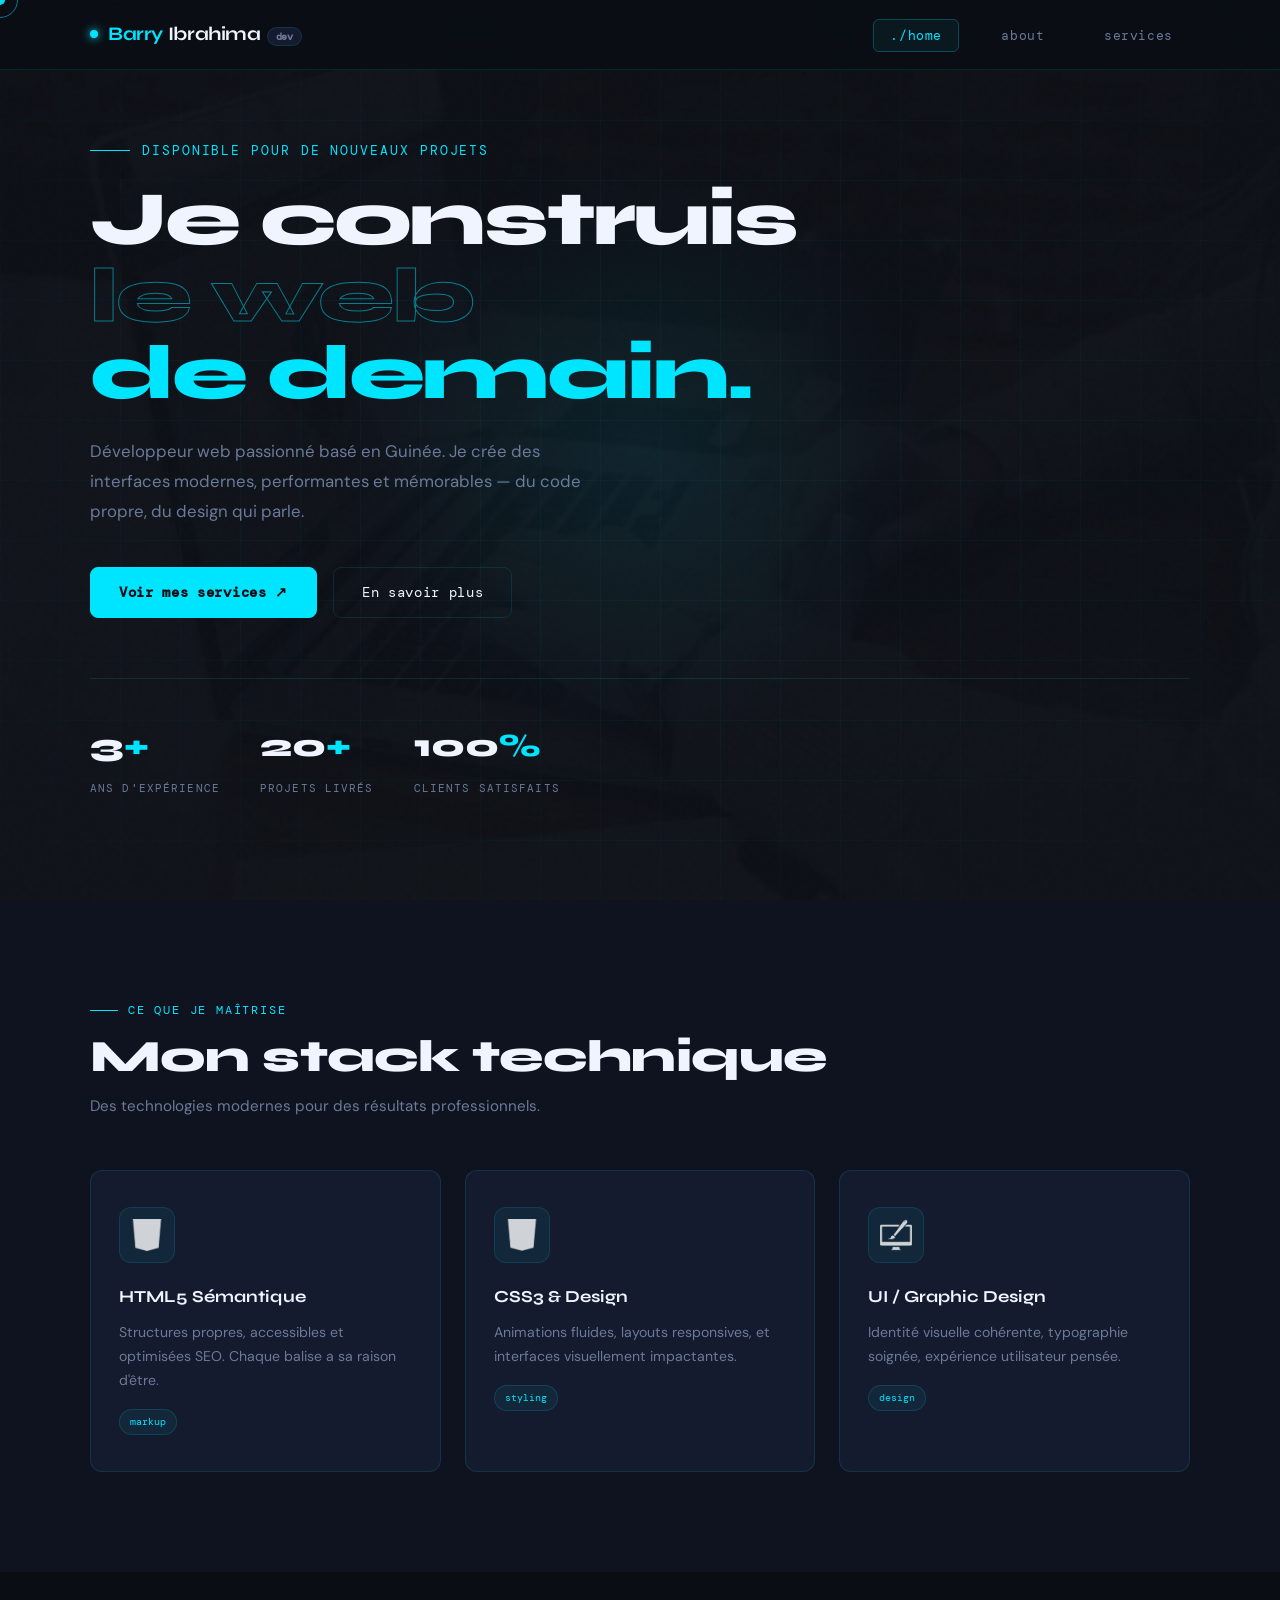
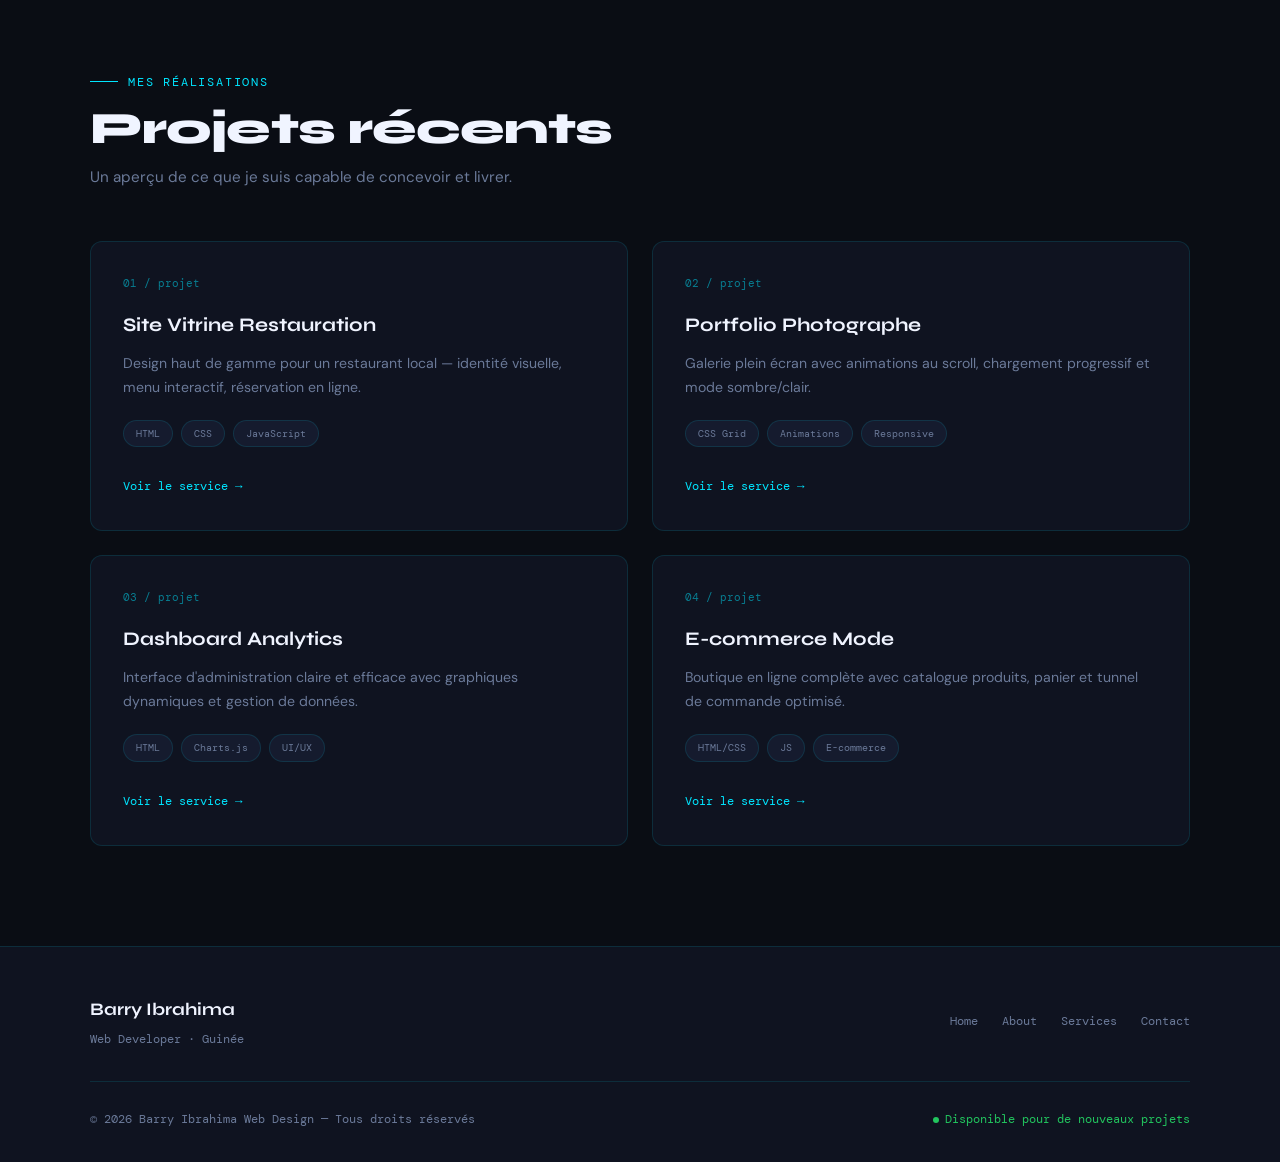
<file: index.html>
<!DOCTYPE html>
<html lang="fr">
<head>
  <meta charset="UTF-8">
  <meta name="viewport" content="width=device-width, initial-scale=1.0">
  <meta name="description" content="Barry Ibrahima — Développeur Web, créateur d'expériences numériques modernes et performantes.">
  <meta name="keywords" content="développeur web, Barry Ibrahima, HTML CSS JavaScript, Guinée, web design">
  <meta name="author" content="Barry Ibrahima">
  <title>Barry Ibrahima — Web Developer</title>
  <link rel="stylesheet" href="./css/style.css">
  <link rel="icon" href="img/favicon.png">
</head>
<body>

  <!-- Curseur custom -->
  <div class="cursor" id="cursor"></div>
  <div class="cursor-ring" id="cursorRing"></div>

  <!-- ===== HEADER ===== -->
  <header>
    <div class="container">
      <div id="branding">
        <div class="logo-dot"></div>
        <h1><span class="highlight">Barry</span> Ibrahima<span class="tag">dev</span></h1>
      </div>
      <nav>
        <ul>
          <li class="current"><a href="index.html">home</a></li>
          <li><a href="about.html">about</a></li>
          <li><a href="services.html">services</a></li>
        </ul>
      </nav>
    </div>
  </header>

  <!-- ===== HERO ===== -->
  <section id="showcase">
    <div class="showcase-bg"></div>
    <div class="showcase-grid"></div>
    <div class="showcase-glow"></div>
    <div class="container">
      <p class="hero-eyebrow">Disponible pour de nouveaux projets</p>
      <h1 class="hero-title">
        Je construis<br>
        <span class="line2">le web</span><br>
        <span class="accent">de demain.</span>
      </h1>
      <p class="hero-desc">
        Développeur web passionné basé en Guinée. Je crée des interfaces modernes, performantes et mémorables — du code propre, du design qui parle.
      </p>
      <div class="hero-actions">
        <a href="services.html" class="btn btn-primary">Voir mes services ↗</a>
        <a href="about.html" class="btn btn-outline">En savoir plus</a>
      </div>
      <div class="hero-stats">
        <div class="stat-item">
          <span class="number">3<span>+</span></span>
          <span class="label">Ans d'expérience</span>
        </div>
        <div class="stat-item">
          <span class="number">20<span>+</span></span>
          <span class="label">Projets livrés</span>
        </div>
        <div class="stat-item">
          <span class="number">100<span>%</span></span>
          <span class="label">Clients satisfaits</span>
        </div>
      </div>
    </div>
  </section>

  <!-- ===== COMPÉTENCES ===== -->
  <section id="skills">
    <div class="container">
      <div class="section-header reveal">
        <p class="section-eyebrow">Ce que je maîtrise</p>
        <h2 class="section-title">Mon stack technique</h2>
        <p class="section-desc">Des technologies modernes pour des résultats professionnels.</p>
      </div>
      <div class="skills-grid">
        <div class="skill-card reveal">
          <div class="icon-wrap">
            <img src="./img/logo_html.png" alt="HTML5">
          </div>
          <h3>HTML5 Sémantique</h3>
          <p>Structures propres, accessibles et optimisées SEO. Chaque balise a sa raison d'être.</p>
          <span class="card-tag">markup</span>
        </div>
        <div class="skill-card reveal">
          <div class="icon-wrap">
            <img src="./img/logo_css.png" alt="CSS3">
          </div>
          <h3>CSS3 & Design</h3>
          <p>Animations fluides, layouts responsives, et interfaces visuellement impactantes.</p>
          <span class="card-tag">styling</span>
        </div>
        <div class="skill-card reveal">
          <div class="icon-wrap">
            <img src="./img/logo_brush.png" alt="Design">
          </div>
          <h3>UI / Graphic Design</h3>
          <p>Identité visuelle cohérente, typographie soignée, expérience utilisateur pensée.</p>
          <span class="card-tag">design</span>
        </div>
      </div>
    </div>
  </section>

  <!-- ===== PROJETS MIS EN AVANT ===== -->
  <section id="featured">
    <div class="container">
      <div class="section-header reveal">
        <p class="section-eyebrow">Mes réalisations</p>
        <h2 class="section-title">Projets récents</h2>
        <p class="section-desc">Un aperçu de ce que je suis capable de concevoir et livrer.</p>
      </div>
      <div class="featured-grid">
        <div class="project-card reveal">
          <div class="project-num">01 / projet</div>
          <h3>Site Vitrine Restauration</h3>
          <p>Design haut de gamme pour un restaurant local — identité visuelle, menu interactif, réservation en ligne.</p>
          <div class="project-tags">
            <span class="tag-pill">HTML</span>
            <span class="tag-pill">CSS</span>
            <span class="tag-pill">JavaScript</span>
          </div>
          <a href="services.html" class="project-link">Voir le service →</a>
        </div>
        <div class="project-card reveal">
          <div class="project-num">02 / projet</div>
          <h3>Portfolio Photographe</h3>
          <p>Galerie plein écran avec animations au scroll, chargement progressif et mode sombre/clair.</p>
          <div class="project-tags">
            <span class="tag-pill">CSS Grid</span>
            <span class="tag-pill">Animations</span>
            <span class="tag-pill">Responsive</span>
          </div>
          <a href="services.html" class="project-link">Voir le service →</a>
        </div>
        <div class="project-card reveal">
          <div class="project-num">03 / projet</div>
          <h3>Dashboard Analytics</h3>
          <p>Interface d'administration claire et efficace avec graphiques dynamiques et gestion de données.</p>
          <div class="project-tags">
            <span class="tag-pill">HTML</span>
            <span class="tag-pill">Charts.js</span>
            <span class="tag-pill">UI/UX</span>
          </div>
          <a href="services.html" class="project-link">Voir le service →</a>
        </div>
        <div class="project-card reveal">
          <div class="project-num">04 / projet</div>
          <h3>E-commerce Mode</h3>
          <p>Boutique en ligne complète avec catalogue produits, panier et tunnel de commande optimisé.</p>
          <div class="project-tags">
            <span class="tag-pill">HTML/CSS</span>
            <span class="tag-pill">JS</span>
            <span class="tag-pill">E-commerce</span>
          </div>
          <a href="services.html" class="project-link">Voir le service →</a>
        </div>
      </div>
    </div>
  </section>

  <!-- ===== FOOTER ===== -->
  <footer>
    <div class="container">
      <div class="footer-main">
        <div class="footer-brand">
          <h3>Barry Ibrahima</h3>
          <p>Web Developer · Guinée</p>
        </div>
        <div class="footer-links">
          <a href="index.html">Home</a>
          <a href="about.html">About</a>
          <a href="services.html">Services</a>
          <a href="mailto:barry.ibrahima@exemple.com">Contact</a>
        </div>
      </div>
      <div class="footer-bottom">
        <p class="footer-copy">© 2026 Barry Ibrahima Web Design — Tous droits réservés</p>
        <div class="footer-status">
          <div class="status-dot"></div>
          Disponible pour de nouveaux projets
        </div>
      </div>
    </div>
  </footer>

  <script>
    // Curseur custom
    const cursor = document.getElementById('cursor');
    const ring = document.getElementById('cursorRing');
    let mx = 0, my = 0, rx = 0, ry = 0;
    document.addEventListener('mousemove', e => { mx = e.clientX; my = e.clientY; });
    function animCursor() {
      cursor.style.left = mx - 5 + 'px';
      cursor.style.top  = my - 5 + 'px';
      rx += (mx - rx) * 0.12;
      ry += (my - ry) * 0.12;
      ring.style.left = rx - 18 + 'px';
      ring.style.top  = ry - 18 + 'px';
      requestAnimationFrame(animCursor);
    }
    animCursor();

    // Reveal au scroll
    const reveals = document.querySelectorAll('.reveal');
    const obs = new IntersectionObserver((entries) => {
      entries.forEach((e, i) => {
        if (e.isIntersecting) {
          setTimeout(() => e.target.classList.add('visible'), i * 80);
        }
      });
    }, { threshold: 0.1 });
    reveals.forEach(r => obs.observe(r));

    // Header scroll effect
    window.addEventListener('scroll', () => {
      document.querySelector('header').style.padding =
        window.scrollY > 60 ? '12px 0' : '18px 0';
    });
  </script>
</body>
</html>
</file>
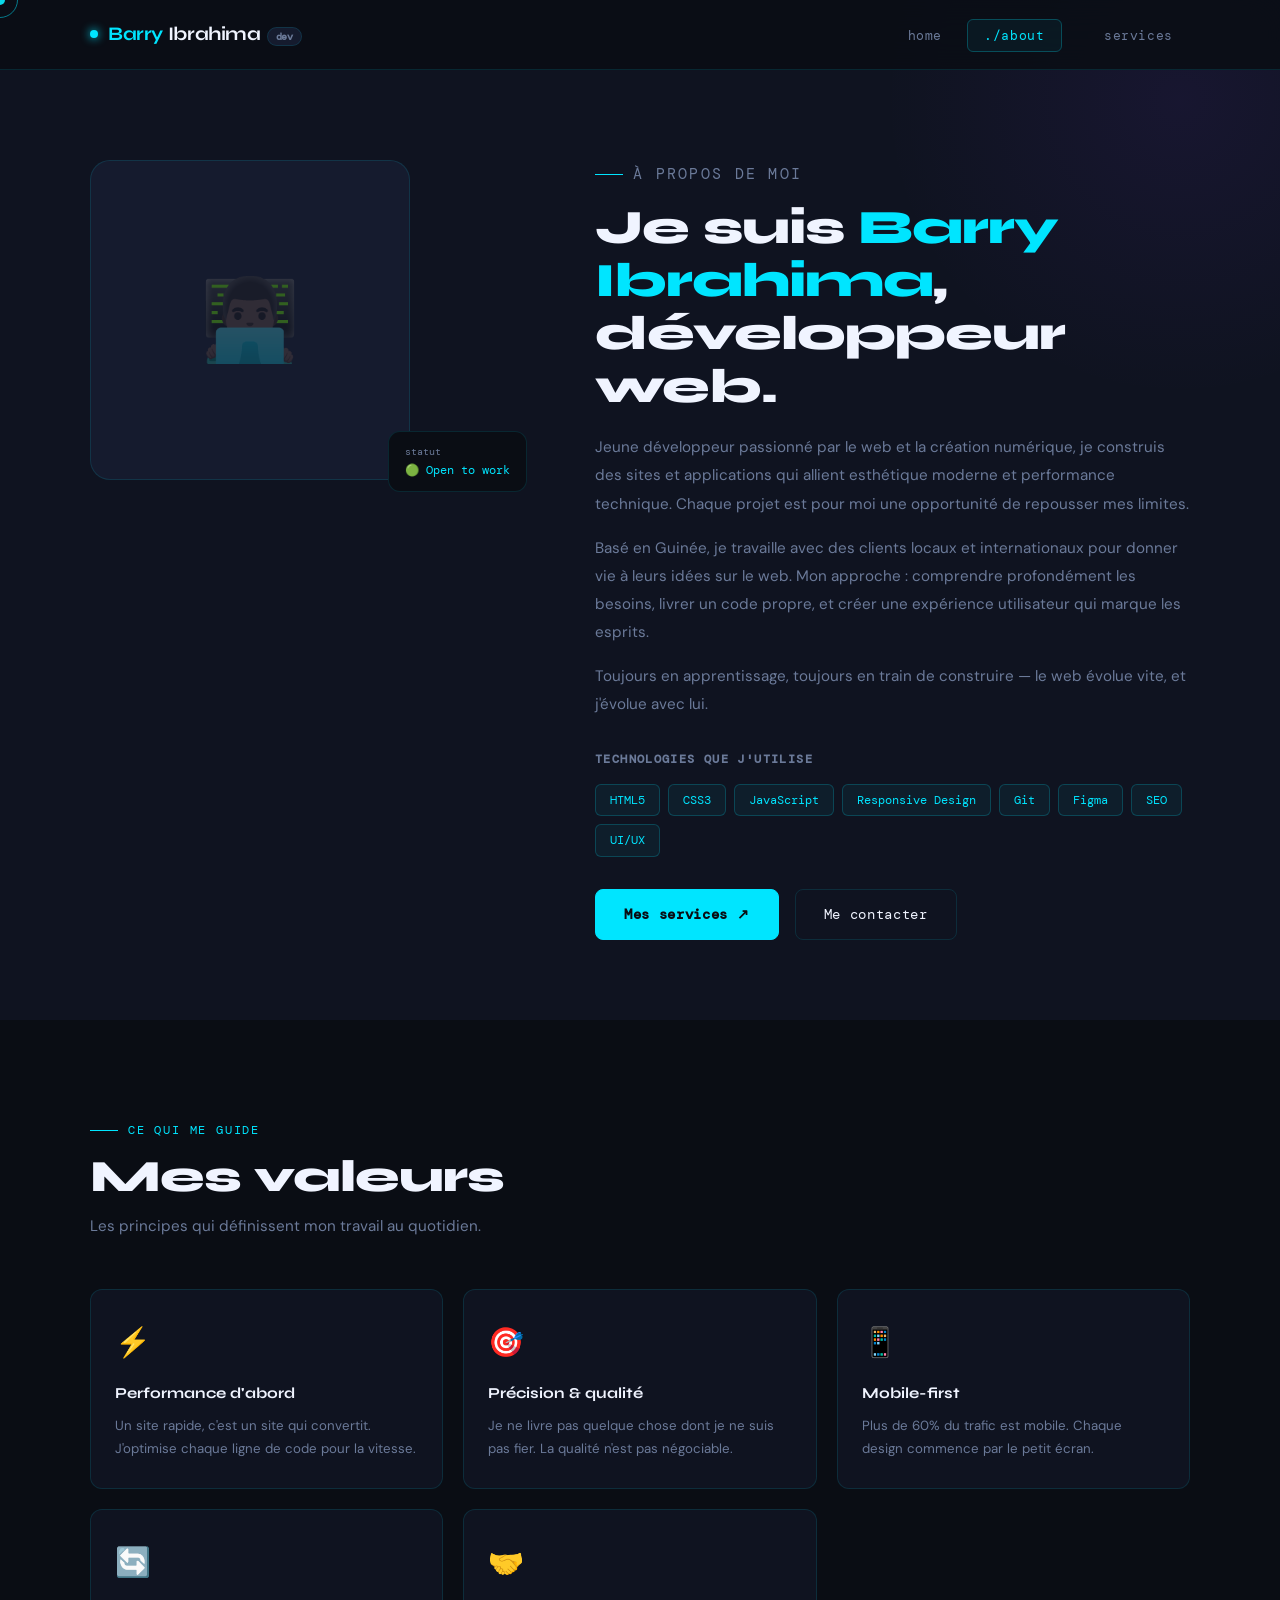
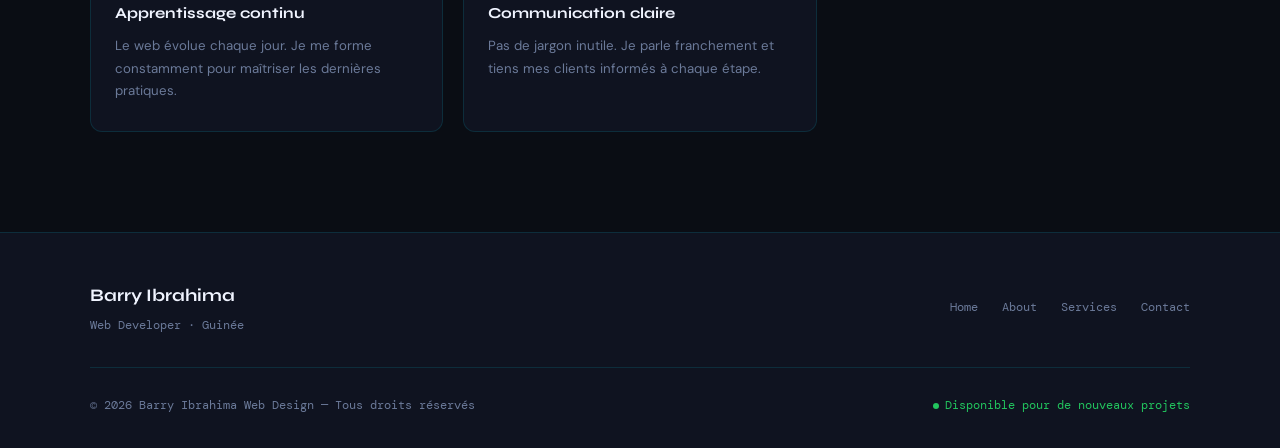
<file: about.html>
<!DOCTYPE html>
<html lang="fr">
<head>
  <meta charset="UTF-8">
  <meta name="viewport" content="width=device-width, initial-scale=1.0">
  <meta name="description" content="À propos de Barry Ibrahima — développeur web passionné basé en Guinée.">
  <title>Barry Ibrahima — About</title>
  <link rel="stylesheet" href="./css/style.css">
  <link rel="icon" href="img/favicon.png">
</head>
<body>

  <div class="cursor" id="cursor"></div>
  <div class="cursor-ring" id="cursorRing"></div>

  <!-- ===== HEADER ===== -->
  <header>
    <div class="container">
      <div id="branding">
        <div class="logo-dot"></div>
        <h1><span class="highlight">Barry</span> Ibrahima<span class="tag">dev</span></h1>
      </div>
      <nav>
        <ul>
          <li><a href="index.html">home</a></li>
          <li class="current"><a href="about.html">about</a></li>
          <li><a href="services.html">services</a></li>
        </ul>
      </nav>
    </div>
  </header>

  <!-- ===== ABOUT HERO ===== -->
  <section id="about-hero">
    <div class="container">
      <div class="about-layout">

        <!-- Avatar -->
        <div class="about-avatar reveal">
          <div class="avatar-frame">
            <div class="avatar-placeholder">👨🏿‍💻</div>
          </div>
          <div class="avatar-badge">
            <span style="color:var(--muted); font-size:0.65rem;">statut</span><br>
            🟢 Open to work
          </div>
        </div>

        <!-- Contenu -->
        <div class="about-content reveal">
          <p class="section-eyebrow" style="margin-bottom:14px;">À propos de moi</p>
          <h1>Je suis <span class="accent">Barry Ibrahima</span>,<br>développeur web.</h1>

          <p style="margin-top:20px;">
            Jeune développeur passionné par le web et la création numérique, je construis des sites et applications qui allient esthétique moderne et performance technique. Chaque projet est pour moi une opportunité de repousser mes limites.
          </p>
          <p>
            Basé en Guinée, je travaille avec des clients locaux et internationaux pour donner vie à leurs idées sur le web. Mon approche : comprendre profondément les besoins, livrer un code propre, et créer une expérience utilisateur qui marque les esprits.
          </p>
          <p>
            Toujours en apprentissage, toujours en train de construire — le web évolue vite, et j'évolue avec lui.
          </p>

          <div class="tech-stack">
            <h4>Technologies que j'utilise</h4>
            <div class="tech-pills">
              <span class="tech-pill">HTML5</span>
              <span class="tech-pill">CSS3</span>
              <span class="tech-pill">JavaScript</span>
              <span class="tech-pill">Responsive Design</span>
              <span class="tech-pill">Git</span>
              <span class="tech-pill">Figma</span>
              <span class="tech-pill">SEO</span>
              <span class="tech-pill">UI/UX</span>
            </div>
          </div>

          <div style="margin-top:32px; display:flex; gap:16px; flex-wrap:wrap;">
            <a href="services.html" class="btn btn-primary">Mes services ↗</a>
            <a href="mailto:barry.ibrahima@exemple.com" class="btn btn-outline">Me contacter</a>
          </div>
        </div>

      </div>
    </div>
  </section>

  <!-- ===== VALEURS ===== -->
  <section id="values">
    <div class="container">
      <div class="section-header reveal">
        <p class="section-eyebrow">Ce qui me guide</p>
        <h2 class="section-title">Mes valeurs</h2>
        <p class="section-desc">Les principes qui définissent mon travail au quotidien.</p>
      </div>
      <div class="values-grid">
        <div class="value-card reveal">
          <div class="value-icon">⚡</div>
          <h3>Performance d'abord</h3>
          <p>Un site rapide, c'est un site qui convertit. J'optimise chaque ligne de code pour la vitesse.</p>
        </div>
        <div class="value-card reveal">
          <div class="value-icon">🎯</div>
          <h3>Précision & qualité</h3>
          <p>Je ne livre pas quelque chose dont je ne suis pas fier. La qualité n'est pas négociable.</p>
        </div>
        <div class="value-card reveal">
          <div class="value-icon">📱</div>
          <h3>Mobile-first</h3>
          <p>Plus de 60% du trafic est mobile. Chaque design commence par le petit écran.</p>
        </div>
        <div class="value-card reveal">
          <div class="value-icon">🔄</div>
          <h3>Apprentissage continu</h3>
          <p>Le web évolue chaque jour. Je me forme constamment pour maîtriser les dernières pratiques.</p>
        </div>
        <div class="value-card reveal">
          <div class="value-icon">🤝</div>
          <h3>Communication claire</h3>
          <p>Pas de jargon inutile. Je parle franchement et tiens mes clients informés à chaque étape.</p>
        </div>
        <div class="value-card reveal">
          <div class="value-icon">💡</div>
          <h3>Créativité</h3>
          <p>Chaque projet mérite une solution unique. Je ne copie pas les templates — je crée.</p>
        </div>
      </div>
    </div>
  </section>

  <!-- ===== FOOTER ===== -->
  <footer>
    <div class="container">
      <div class="footer-main">
        <div class="footer-brand">
          <h3>Barry Ibrahima</h3>
          <p>Web Developer · Guinée</p>
        </div>
        <div class="footer-links">
          <a href="index.html">Home</a>
          <a href="about.html">About</a>
          <a href="services.html">Services</a>
          <a href="mailto:barry.ibrahima@exemple.com">Contact</a>
        </div>
      </div>
      <div class="footer-bottom">
        <p class="footer-copy">© 2026 Barry Ibrahima Web Design — Tous droits réservés</p>
        <div class="footer-status">
          <div class="status-dot"></div>
          Disponible pour de nouveaux projets
        </div>
      </div>
    </div>
  </footer>

  <script>
    const cursor = document.getElementById('cursor');
    const ring = document.getElementById('cursorRing');
    let mx = 0, my = 0, rx = 0, ry = 0;
    document.addEventListener('mousemove', e => { mx = e.clientX; my = e.clientY; });
    function animCursor() {
      cursor.style.left = mx - 5 + 'px'; cursor.style.top = my - 5 + 'px';
      rx += (mx - rx) * 0.12; ry += (my - ry) * 0.12;
      ring.style.left = rx - 18 + 'px'; ring.style.top = ry - 18 + 'px';
      requestAnimationFrame(animCursor);
    }
    animCursor();

    const reveals = document.querySelectorAll('.reveal');
    const obs = new IntersectionObserver(entries => {
      entries.forEach((e, i) => { if (e.isIntersecting) setTimeout(() => e.target.classList.add('visible'), i * 80); });
    }, { threshold: 0.1 });
    reveals.forEach(r => obs.observe(r));

    window.addEventListener('scroll', () => {
      document.querySelector('header').style.padding = window.scrollY > 60 ? '12px 0' : '18px 0';
    });
  </script>
</body>
</html>
</file>
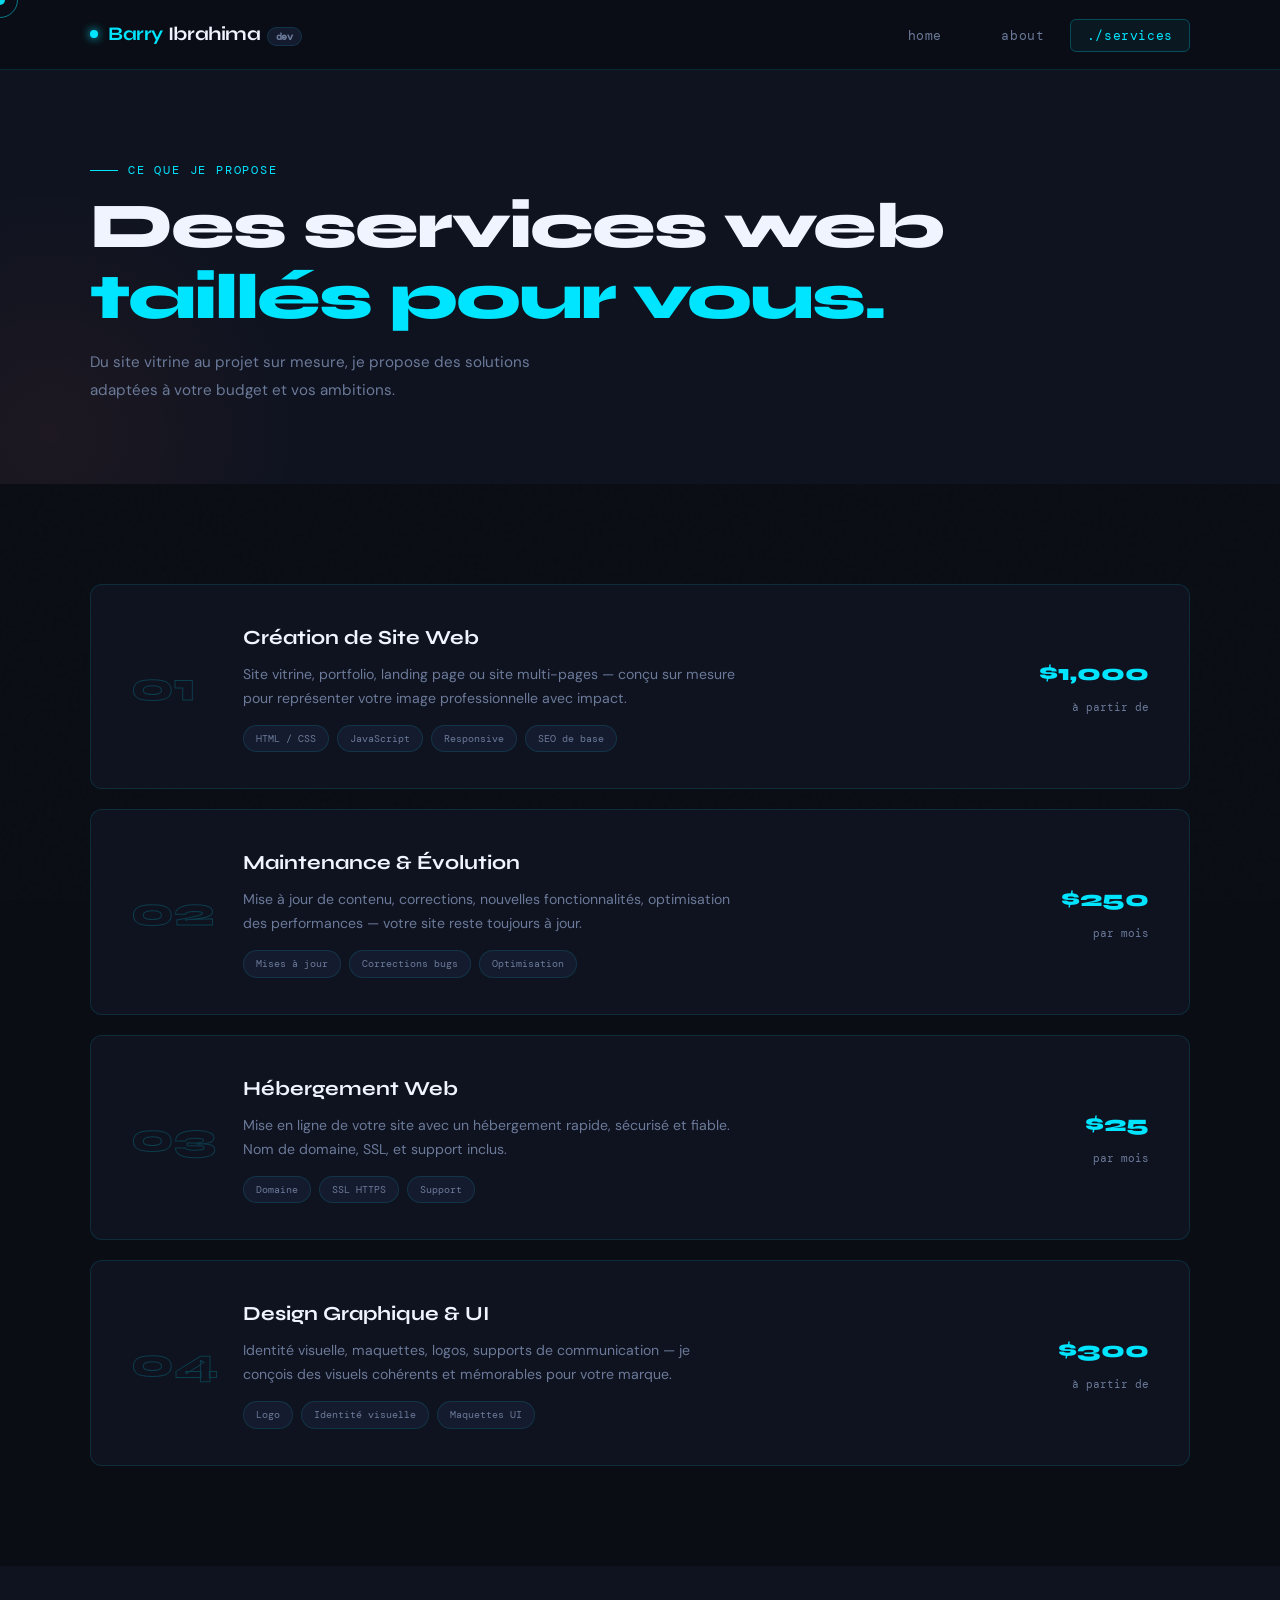
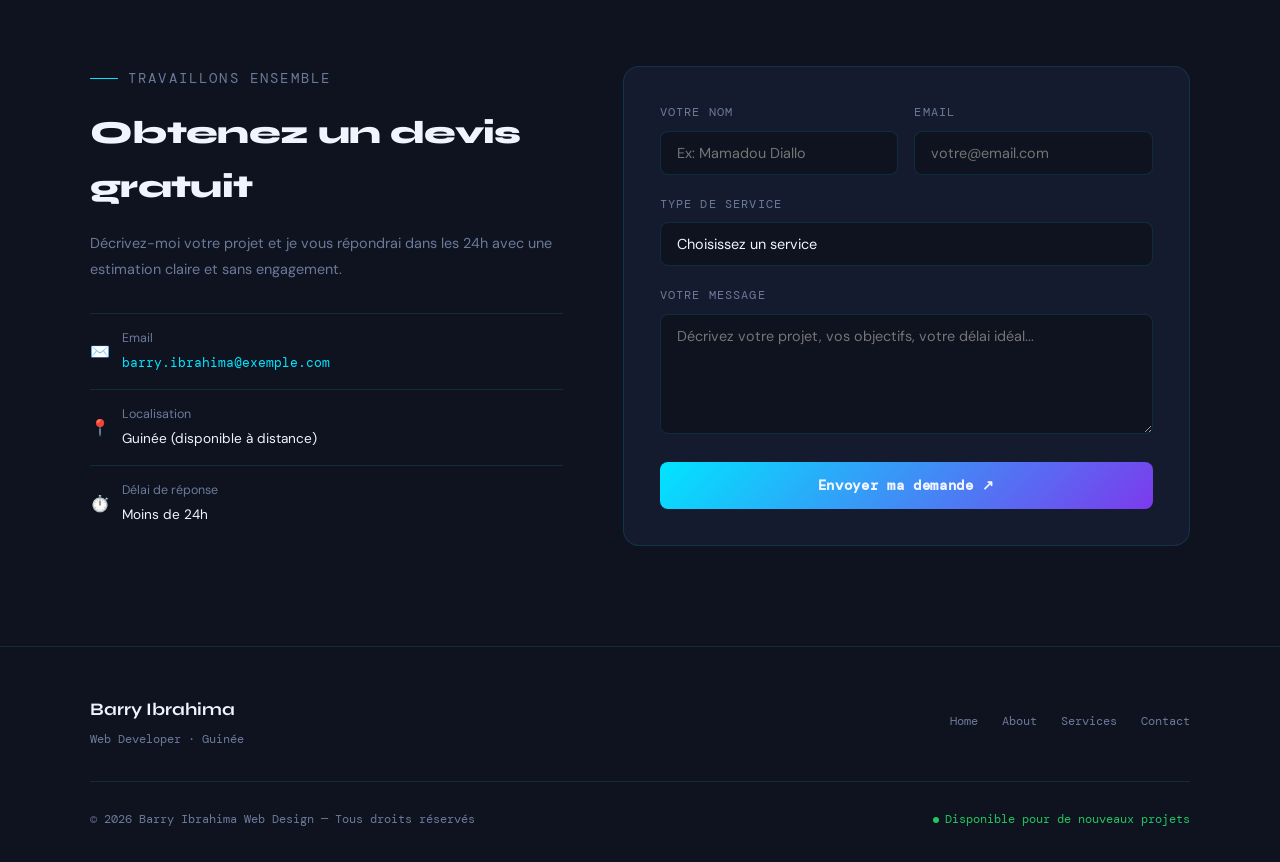
<file: services.html>
<!DOCTYPE html>
<html lang="fr">
<head>
  <meta charset="UTF-8">
  <meta name="viewport" content="width=device-width, initial-scale=1.0">
  <meta name="description" content="Services de Barry Ibrahima — création de sites web, maintenance, hébergement et design graphique.">
  <title>Barry Ibrahima — Services</title>
  <link rel="stylesheet" href="./css/style.css">
  <link rel="icon" href="img/favicon.png">
</head>
<body>

  <div class="cursor" id="cursor"></div>
  <div class="cursor-ring" id="cursorRing"></div>

  <!-- ===== HEADER ===== -->
  <header>
    <div class="container">
      <div id="branding">
        <div class="logo-dot"></div>
        <h1><span class="highlight">Barry</span> Ibrahima<span class="tag">dev</span></h1>
      </div>
      <nav>
        <ul>
          <li><a href="index.html">home</a></li>
          <li><a href="about.html">about</a></li>
          <li class="current"><a href="services.html">services</a></li>
        </ul>
      </nav>
    </div>
  </header>

  <!-- ===== SERVICES HERO ===== -->
  <section id="services-hero">
    <div class="container">
      <div class="reveal">
        <p class="section-eyebrow">Ce que je propose</p>
        <h1 style="font-family:var(--font-head); font-size:clamp(2.2rem,5vw,4rem); font-weight:800; letter-spacing:-0.03em; line-height:1.1; color:var(--white); margin-bottom:16px;">
          Des services web<br><span style="color:var(--accent);">taillés pour vous.</span>
        </h1>
        <p style="color:var(--muted); font-size:0.95rem; max-width:480px; line-height:1.8;">
          Du site vitrine au projet sur mesure, je propose des solutions adaptées à votre budget et vos ambitions.
        </p>
      </div>
    </div>
  </section>

  <!-- ===== LISTE DES SERVICES ===== -->
  <section>
    <div class="container services-list">

      <div class="service-item reveal">
        <div class="service-num">01</div>
        <div class="service-info">
          <h3>Création de Site Web</h3>
          <p>Site vitrine, portfolio, landing page ou site multi-pages — conçu sur mesure pour représenter votre image professionnelle avec impact.</p>
          <div class="service-tags">
            <span class="tag-pill">HTML / CSS</span>
            <span class="tag-pill">JavaScript</span>
            <span class="tag-pill">Responsive</span>
            <span class="tag-pill">SEO de base</span>
          </div>
        </div>
        <div class="service-price">
          <span class="price">$1,000</span>
          <span class="period">à partir de</span>
        </div>
      </div>

      <div class="service-item reveal">
        <div class="service-num">02</div>
        <div class="service-info">
          <h3>Maintenance & Évolution</h3>
          <p>Mise à jour de contenu, corrections, nouvelles fonctionnalités, optimisation des performances — votre site reste toujours à jour.</p>
          <div class="service-tags">
            <span class="tag-pill">Mises à jour</span>
            <span class="tag-pill">Corrections bugs</span>
            <span class="tag-pill">Optimisation</span>
          </div>
        </div>
        <div class="service-price">
          <span class="price">$250</span>
          <span class="period">par mois</span>
        </div>
      </div>

      <div class="service-item reveal">
        <div class="service-num">03</div>
        <div class="service-info">
          <h3>Hébergement Web</h3>
          <p>Mise en ligne de votre site avec un hébergement rapide, sécurisé et fiable. Nom de domaine, SSL, et support inclus.</p>
          <div class="service-tags">
            <span class="tag-pill">Domaine</span>
            <span class="tag-pill">SSL HTTPS</span>
            <span class="tag-pill">Support</span>
          </div>
        </div>
        <div class="service-price">
          <span class="price">$25</span>
          <span class="period">par mois</span>
        </div>
      </div>

      <div class="service-item reveal">
        <div class="service-num">04</div>
        <div class="service-info">
          <h3>Design Graphique & UI</h3>
          <p>Identité visuelle, maquettes, logos, supports de communication — je conçois des visuels cohérents et mémorables pour votre marque.</p>
          <div class="service-tags">
            <span class="tag-pill">Logo</span>
            <span class="tag-pill">Identité visuelle</span>
            <span class="tag-pill">Maquettes UI</span>
          </div>
        </div>
        <div class="service-price">
          <span class="price">$300</span>
          <span class="period">à partir de</span>
        </div>
      </div>

    </div>
  </section>

  <!-- ===== FORMULAIRE DEVIS ===== -->
  <section id="quote">
    <div class="container">
      <div class="quote-wrap">

        <div class="quote-info reveal">
          <p class="section-eyebrow" style="margin-bottom:14px;">Travaillons ensemble</p>
          <h2>Obtenez un devis gratuit</h2>
          <p>
            Décrivez-moi votre projet et je vous répondrai dans les 24h avec une estimation claire et sans engagement.
          </p>

          <div class="contact-detail">
            <span class="icon">✉️</span>
            <div>
              <div style="font-size:0.78rem; color:var(--muted); margin-bottom:2px;">Email</div>
              <a href="mailto:barry.ibrahima@exemple.com">barry.ibrahima@exemple.com</a>
            </div>
          </div>
          <div class="contact-detail">
            <span class="icon">📍</span>
            <div>
              <div style="font-size:0.78rem; color:var(--muted); margin-bottom:2px;">Localisation</div>
              <span style="color:var(--white); font-size:0.85rem;">Guinée (disponible à distance)</span>
            </div>
          </div>
          <div class="contact-detail">
            <span class="icon">⏱️</span>
            <div>
              <div style="font-size:0.78rem; color:var(--muted); margin-bottom:2px;">Délai de réponse</div>
              <span style="color:var(--white); font-size:0.85rem;">Moins de 24h</span>
            </div>
          </div>
        </div>

        <div class="quote-form reveal">
          <form id="quoteForm">
            <div class="form-row">
              <div class="form-group">
                <label>Votre nom</label>
                <input type="text" placeholder="Ex: Mamadou Diallo" required>
              </div>
              <div class="form-group">
                <label>Email</label>
                <input type="email" placeholder="votre@email.com" required>
              </div>
            </div>
            <div class="form-group">
              <label>Type de service</label>
              <select>
                <option value="" disabled selected>Choisissez un service</option>
                <option>Création de site web</option>
                <option>Maintenance mensuelle</option>
                <option>Hébergement</option>
                <option>Design graphique</option>
                <option>Projet sur mesure</option>
              </select>
            </div>
            <div class="form-group">
              <label>Votre message</label>
              <textarea placeholder="Décrivez votre projet, vos objectifs, votre délai idéal..." required></textarea>
            </div>
            <button type="submit" class="btn btn-submit">
              Envoyer ma demande ↗
            </button>
          </form>
          <div id="successMsg" style="display:none; text-align:center; padding:20px;">
            <div style="font-size:2rem; margin-bottom:12px;">✅</div>
            <p style="font-family:var(--font-head); font-size:1.1rem; color:var(--white); font-weight:700;">Message envoyé !</p>
            <p style="font-size:0.85rem; color:var(--muted); margin-top:6px;">Je vous répondrai sous 24h.</p>
          </div>
        </div>

      </div>
    </div>
  </section>

  <!-- ===== FOOTER ===== -->
  <footer>
    <div class="container">
      <div class="footer-main">
        <div class="footer-brand">
          <h3>Barry Ibrahima</h3>
          <p>Web Developer · Guinée</p>
        </div>
        <div class="footer-links">
          <a href="index.html">Home</a>
          <a href="about.html">About</a>
          <a href="services.html">Services</a>
          <a href="mailto:barry.ibrahima@exemple.com">Contact</a>
        </div>
      </div>
      <div class="footer-bottom">
        <p class="footer-copy">© 2026 Barry Ibrahima Web Design — Tous droits réservés</p>
        <div class="footer-status">
          <div class="status-dot"></div>
          Disponible pour de nouveaux projets
        </div>
      </div>
    </div>
  </footer>

  <script>
    const cursor = document.getElementById('cursor');
    const ring = document.getElementById('cursorRing');
    let mx = 0, my = 0, rx = 0, ry = 0;
    document.addEventListener('mousemove', e => { mx = e.clientX; my = e.clientY; });
    function animCursor() {
      cursor.style.left = mx - 5 + 'px'; cursor.style.top = my - 5 + 'px';
      rx += (mx - rx) * 0.12; ry += (my - ry) * 0.12;
      ring.style.left = rx - 18 + 'px'; ring.style.top = ry - 18 + 'px';
      requestAnimationFrame(animCursor);
    }
    animCursor();

    const reveals = document.querySelectorAll('.reveal');
    const obs = new IntersectionObserver(entries => {
      entries.forEach((e, i) => { if (e.isIntersecting) setTimeout(() => e.target.classList.add('visible'), i * 80); });
    }, { threshold: 0.1 });
    reveals.forEach(r => obs.observe(r));

    window.addEventListener('scroll', () => {
      document.querySelector('header').style.padding = window.scrollY > 60 ? '12px 0' : '18px 0';
    });

    // Form submit
    document.getElementById('quoteForm').addEventListener('submit', function(e) {
      e.preventDefault();
      this.style.display = 'none';
      document.getElementById('successMsg').style.display = 'block';
    });
  </script>
</body>
</html>
</file>
<file: css/style.css>
/* =============================================
   BARRY IBRAHIMA — Portfolio Web Developer
   Design: Dark tech, moderne, jeune dev
   ============================================= */

@import url('https://fonts.googleapis.com/css2?family=Syne:wght@400;600;700;800&family=DM+Mono:ital,wght@0,300;0,400;0,500;1,300&family=DM+Sans:ital,wght@0,300;0,400;0,500;1,300&display=swap');

/* ===== VARIABLES ===== */
:root {
  --bg:        #0a0d14;
  --bg2:       #0f1320;
  --bg3:       #151b2e;
  --accent:    #00e5ff;
  --accent2:   #7c3aed;
  --orange:    #ff6b35;
  --white:     #f0f4ff;
  --muted:     #6b7a99;
  --border:    rgba(0,229,255,0.12);
  --glow:      0 0 30px rgba(0,229,255,0.15);
  --font-head: 'Syne', sans-serif;
  --font-mono: 'DM Mono', monospace;
  --font-body: 'DM Sans', sans-serif;
  --radius:    12px;
  --trans:     all 0.3s cubic-bezier(0.4,0,0.2,1);
}

/* ===== RESET & BASE ===== */
*, *::before, *::after { box-sizing: border-box; margin: 0; padding: 0; }

html { scroll-behavior: smooth; }

body {
  font-family: var(--font-body);
  background: var(--bg);
  color: var(--white);
  font-size: 16px;
  line-height: 1.7;
  overflow-x: hidden;
}

/* ===== CURSOR CUSTOM ===== */
body { cursor: none; }
.cursor {
  width: 10px; height: 10px;
  background: var(--accent);
  border-radius: 50%;
  position: fixed;
  pointer-events: none;
  z-index: 9999;
  transition: transform 0.1s ease;
  mix-blend-mode: difference;
}
.cursor-ring {
  width: 36px; height: 36px;
  border: 1.5px solid var(--accent);
  border-radius: 50%;
  position: fixed;
  pointer-events: none;
  z-index: 9998;
  transition: all 0.15s ease;
  opacity: 0.5;
}

/* ===== SCROLLBAR ===== */
::-webkit-scrollbar { width: 4px; }
::-webkit-scrollbar-track { background: var(--bg); }
::-webkit-scrollbar-thumb { background: var(--accent2); border-radius: 2px; }

/* ===== CONTAINER ===== */
.container {
  width: 90%;
  max-width: 1100px;
  margin: 0 auto;
}

/* ===== NOISE TEXTURE OVERLAY ===== */
body::before {
  content: '';
  position: fixed;
  inset: 0;
  background-image: url("data:image/svg+xml,%3Csvg viewBox='0 0 200 200' xmlns='http://www.w3.org/2000/svg'%3E%3Cfilter id='n'%3E%3CfeTurbulence type='fractalNoise' baseFrequency='0.9' numOctaves='4' stitchTiles='stitch'/%3E%3C/filter%3E%3Crect width='100%25' height='100%25' filter='url(%23n)' opacity='0.04'/%3E%3C/svg%3E");
  pointer-events: none;
  z-index: 0;
  opacity: 0.4;
}

/* ===== HEADER / NAV ===== */
header {
  position: fixed;
  top: 0; left: 0; right: 0;
  z-index: 1000;
  padding: 18px 0;
  background: rgba(10,13,20,0.85);
  backdrop-filter: blur(18px);
  border-bottom: 1px solid var(--border);
  transition: var(--trans);
}

header .container {
  display: flex;
  justify-content: space-between;
  align-items: center;
}

#branding {
  display: flex;
  align-items: center;
  gap: 10px;
}

#branding .logo-dot {
  width: 8px; height: 8px;
  background: var(--accent);
  border-radius: 50%;
  box-shadow: 0 0 10px var(--accent);
  animation: pulse 2s infinite;
}

@keyframes pulse {
  0%, 100% { opacity: 1; transform: scale(1); }
  50% { opacity: 0.5; transform: scale(1.4); }
}

#branding h1 {
  font-family: var(--font-head);
  font-size: 1.2rem;
  font-weight: 700;
  letter-spacing: -0.02em;
  color: var(--white);
}

#branding h1 .highlight {
  color: var(--accent);
}

#branding .tag {
  font-family: var(--font-mono);
  font-size: 0.65rem;
  color: var(--muted);
  background: var(--bg3);
  border: 1px solid var(--border);
  padding: 2px 8px;
  border-radius: 20px;
  margin-left: 6px;
}

nav ul {
  display: flex;
  list-style: none;
  gap: 8px;
  align-items: center;
}

nav ul li a {
  font-family: var(--font-mono);
  font-size: 0.8rem;
  color: var(--muted);
  text-decoration: none;
  padding: 7px 16px;
  border-radius: 6px;
  border: 1px solid transparent;
  transition: var(--trans);
  text-transform: lowercase;
  letter-spacing: 0.05em;
}

nav ul li a::before { content: './'; color: var(--accent); opacity: 0; transition: var(--trans); }
nav ul li a:hover::before, nav ul li.current a::before { opacity: 1; }

nav ul li a:hover {
  color: var(--white);
  border-color: var(--border);
  background: var(--bg3);
}

nav ul li.current a {
  color: var(--accent);
  border-color: rgba(0,229,255,0.25);
  background: rgba(0,229,255,0.05);
}

/* ===== HERO / SHOWCASE ===== */
#showcase {
  min-height: 100vh;
  display: flex;
  align-items: center;
  position: relative;
  overflow: hidden;
  padding: 120px 0 80px;
}

.showcase-bg {
  position: absolute;
  inset: 0;
  background: url('../img/showcase.jpg') center/cover no-repeat;
  opacity: 0.07;
  filter: grayscale(50%);
}

.showcase-grid {
  position: absolute;
  inset: 0;
  background-image:
    linear-gradient(rgba(0,229,255,0.04) 1px, transparent 1px),
    linear-gradient(90deg, rgba(0,229,255,0.04) 1px, transparent 1px);
  background-size: 60px 60px;
  mask-image: radial-gradient(ellipse 80% 80% at 50% 50%, black 40%, transparent 100%);
}

.showcase-glow {
  position: absolute;
  width: 600px; height: 600px;
  background: radial-gradient(circle, rgba(0,229,255,0.08) 0%, transparent 70%);
  top: 50%; left: 50%;
  transform: translate(-50%, -50%);
  pointer-events: none;
}

#showcase .container {
  position: relative;
  z-index: 1;
}

.hero-eyebrow {
  font-family: var(--font-mono);
  font-size: 0.8rem;
  color: var(--accent);
  letter-spacing: 0.15em;
  text-transform: uppercase;
  margin-bottom: 20px;
  display: flex;
  align-items: center;
  gap: 12px;
  animation: fadeUp 0.8s ease both;
}

.hero-eyebrow::before {
  content: '';
  width: 40px; height: 1px;
  background: var(--accent);
}

.hero-title {
  font-family: var(--font-head);
  font-size: clamp(2.8rem, 6vw, 5.5rem);
  font-weight: 800;
  line-height: 1.0;
  letter-spacing: -0.03em;
  color: var(--white);
  margin-bottom: 24px;
  animation: fadeUp 0.8s 0.1s ease both;
}

.hero-title .line2 {
  color: transparent;
  -webkit-text-stroke: 1px rgba(0,229,255,0.5);
}

.hero-title .accent { color: var(--accent); }

.hero-desc {
  font-size: 1.05rem;
  color: var(--muted);
  max-width: 520px;
  margin-bottom: 40px;
  line-height: 1.8;
  animation: fadeUp 0.8s 0.2s ease both;
}

.hero-actions {
  display: flex;
  gap: 16px;
  flex-wrap: wrap;
  animation: fadeUp 0.8s 0.3s ease both;
}

.btn {
  font-family: var(--font-mono);
  font-size: 0.85rem;
  padding: 13px 28px;
  border-radius: 8px;
  text-decoration: none;
  display: inline-flex;
  align-items: center;
  gap: 8px;
  transition: var(--trans);
  cursor: none;
  letter-spacing: 0.05em;
}

.btn-primary {
  background: var(--accent);
  color: var(--bg);
  font-weight: 600;
  border: 1px solid var(--accent);
}
.btn-primary:hover {
  background: transparent;
  color: var(--accent);
  box-shadow: var(--glow);
}

.btn-outline {
  background: transparent;
  color: var(--white);
  border: 1px solid var(--border);
}
.btn-outline:hover {
  border-color: var(--accent);
  color: var(--accent);
  background: rgba(0,229,255,0.04);
}

.hero-stats {
  display: flex;
  gap: 40px;
  margin-top: 60px;
  padding-top: 40px;
  border-top: 1px solid var(--border);
  animation: fadeUp 0.8s 0.4s ease both;
}

.stat-item .number {
  font-family: var(--font-head);
  font-size: 2rem;
  font-weight: 800;
  color: var(--white);
  display: block;
}
.stat-item .number span { color: var(--accent); }
.stat-item .label {
  font-family: var(--font-mono);
  font-size: 0.7rem;
  color: var(--muted);
  text-transform: uppercase;
  letter-spacing: 0.1em;
}

/* ===== SECTION GENERIQUE ===== */
section { position: relative; z-index: 1; }

.section-header {
  margin-bottom: 50px;
}

.section-eyebrow {
  font-family: var(--font-mono);
  font-size: 0.75rem;
  color: var(--accent);
  letter-spacing: 0.15em;
  text-transform: uppercase;
  display: flex;
  align-items: center;
  gap: 10px;
  margin-bottom: 12px;
}
.section-eyebrow::before {
  content: '';
  width: 28px; height: 1px;
  background: var(--accent);
}

.section-title {
  font-family: var(--font-head);
  font-size: clamp(1.8rem, 3.5vw, 2.8rem);
  font-weight: 800;
  letter-spacing: -0.02em;
  color: var(--white);
  line-height: 1.1;
}

.section-desc {
  color: var(--muted);
  margin-top: 12px;
  max-width: 500px;
  font-size: 0.95rem;
}

/* ===== SKILLS BOXES (home) ===== */
#skills {
  padding: 100px 0;
  background: var(--bg2);
}

.skills-grid {
  display: grid;
  grid-template-columns: repeat(3, 1fr);
  gap: 24px;
}

.skill-card {
  background: var(--bg3);
  border: 1px solid var(--border);
  border-radius: var(--radius);
  padding: 36px 28px;
  position: relative;
  overflow: hidden;
  transition: var(--trans);
  group: true;
}

.skill-card::before {
  content: '';
  position: absolute;
  top: 0; left: 0; right: 0;
  height: 2px;
  background: linear-gradient(90deg, var(--accent), var(--accent2));
  transform: scaleX(0);
  transform-origin: left;
  transition: var(--trans);
}

.skill-card:hover {
  border-color: rgba(0,229,255,0.3);
  transform: translateY(-4px);
  box-shadow: var(--glow);
}

.skill-card:hover::before { transform: scaleX(1); }

.skill-card .icon-wrap {
  width: 56px; height: 56px;
  background: rgba(0,229,255,0.06);
  border: 1px solid var(--border);
  border-radius: 12px;
  display: flex;
  align-items: center;
  justify-content: center;
  margin-bottom: 20px;
}

.skill-card .icon-wrap img {
  width: 32px;
  height: 32px;
  object-fit: contain;
  filter: brightness(0) invert(1);
  opacity: 0.8;
}

.skill-card h3 {
  font-family: var(--font-head);
  font-size: 1.05rem;
  font-weight: 700;
  color: var(--white);
  margin-bottom: 10px;
}

.skill-card p {
  font-size: 0.88rem;
  color: var(--muted);
  line-height: 1.7;
}

.skill-card .card-tag {
  font-family: var(--font-mono);
  font-size: 0.65rem;
  color: var(--accent);
  background: rgba(0,229,255,0.06);
  border: 1px solid rgba(0,229,255,0.15);
  padding: 3px 10px;
  border-radius: 20px;
  display: inline-block;
  margin-top: 16px;
}

/* ===== FEATURED (home) ===== */
#featured {
  padding: 100px 0;
}

.featured-grid {
  display: grid;
  grid-template-columns: 1fr 1fr;
  gap: 24px;
}

.project-card {
  background: var(--bg2);
  border: 1px solid var(--border);
  border-radius: var(--radius);
  padding: 32px;
  transition: var(--trans);
  position: relative;
  overflow: hidden;
}

.project-card::after {
  content: '';
  position: absolute;
  bottom: 0; left: 0; right: 0; height: 0;
  background: linear-gradient(0deg, rgba(0,229,255,0.04), transparent);
  transition: var(--trans);
}

.project-card:hover {
  border-color: rgba(0,229,255,0.3);
  transform: translateY(-4px);
}
.project-card:hover::after { height: 100%; }

.project-num {
  font-family: var(--font-mono);
  font-size: 0.7rem;
  color: var(--accent);
  opacity: 0.5;
  margin-bottom: 16px;
}

.project-card h3 {
  font-family: var(--font-head);
  font-size: 1.2rem;
  font-weight: 700;
  color: var(--white);
  margin-bottom: 10px;
}

.project-card p {
  font-size: 0.88rem;
  color: var(--muted);
  margin-bottom: 20px;
}

.project-tags {
  display: flex;
  flex-wrap: wrap;
  gap: 8px;
  margin-bottom: 24px;
}

.tag-pill {
  font-family: var(--font-mono);
  font-size: 0.65rem;
  color: var(--muted);
  background: var(--bg3);
  border: 1px solid var(--border);
  padding: 4px 12px;
  border-radius: 20px;
}

.project-link {
  font-family: var(--font-mono);
  font-size: 0.78rem;
  color: var(--accent);
  text-decoration: none;
  display: inline-flex;
  align-items: center;
  gap: 6px;
  transition: var(--trans);
}
.project-link:hover { gap: 12px; }

/* ===== ABOUT PAGE ===== */
#about-hero {
  padding: 160px 0 80px;
  background: var(--bg2);
  position: relative;
  overflow: hidden;
}

#about-hero::before {
  content: '';
  position: absolute;
  right: -200px; top: -200px;
  width: 600px; height: 600px;
  background: radial-gradient(circle, rgba(124,58,237,0.08), transparent 70%);
  pointer-events: none;
}

.about-layout {
  display: grid;
  grid-template-columns: 1fr 1.4fr;
  gap: 80px;
  align-items: start;
}

.about-avatar {
  position: relative;
}

.avatar-frame {
  width: 100%;
  aspect-ratio: 1;
  max-width: 320px;
  background: var(--bg3);
  border: 1px solid var(--border);
  border-radius: 20px;
  display: flex;
  align-items: center;
  justify-content: center;
  position: relative;
  overflow: hidden;
}

.avatar-placeholder {
  font-size: 5rem;
  opacity: 0.3;
}

.avatar-frame::before {
  content: '';
  position: absolute;
  inset: -1px;
  background: linear-gradient(135deg, var(--accent), var(--accent2), transparent, transparent);
  border-radius: 20px;
  z-index: -1;
}

.avatar-badge {
  position: absolute;
  bottom: -12px;
  right: -12px;
  background: var(--bg);
  border: 1px solid var(--border);
  border-radius: 12px;
  padding: 10px 16px;
  font-family: var(--font-mono);
  font-size: 0.72rem;
  color: var(--accent);
}

.about-content h1 {
  font-family: var(--font-head);
  font-size: clamp(2rem, 4vw, 3rem);
  font-weight: 800;
  letter-spacing: -0.02em;
  color: var(--white);
  line-height: 1.1;
  margin-bottom: 20px;
}

.about-content .accent { color: var(--accent); }

.about-content p {
  color: var(--muted);
  margin-bottom: 16px;
  font-size: 0.95rem;
  line-height: 1.85;
}

/* Tech stack */
.tech-stack {
  margin-top: 32px;
}

.tech-stack h4 {
  font-family: var(--font-mono);
  font-size: 0.72rem;
  color: var(--muted);
  letter-spacing: 0.12em;
  text-transform: uppercase;
  margin-bottom: 14px;
}

.tech-pills {
  display: flex;
  flex-wrap: wrap;
  gap: 8px;
}

.tech-pill {
  font-family: var(--font-mono);
  font-size: 0.75rem;
  color: var(--accent);
  background: rgba(0,229,255,0.05);
  border: 1px solid rgba(0,229,255,0.2);
  padding: 5px 14px;
  border-radius: 6px;
  transition: var(--trans);
}
.tech-pill:hover {
  background: rgba(0,229,255,0.1);
}

/* Values section */
#values {
  padding: 100px 0;
}

.values-grid {
  display: grid;
  grid-template-columns: repeat(3, 1fr);
  gap: 20px;
  margin-top: 50px;
}

.value-card {
  background: var(--bg2);
  border: 1px solid var(--border);
  border-radius: var(--radius);
  padding: 28px 24px;
  transition: var(--trans);
}

.value-card:hover {
  border-color: rgba(124,58,237,0.4);
  transform: translateY(-3px);
}

.value-icon {
  font-size: 1.8rem;
  margin-bottom: 14px;
}

.value-card h3 {
  font-family: var(--font-head);
  font-size: 0.95rem;
  font-weight: 700;
  color: var(--white);
  margin-bottom: 8px;
}

.value-card p {
  font-size: 0.83rem;
  color: var(--muted);
  line-height: 1.7;
}

/* ===== SERVICES PAGE ===== */
#services-hero {
  padding: 160px 0 80px;
  background: var(--bg2);
  position: relative;
  overflow: hidden;
}

#services-hero::before {
  content: '';
  position: absolute;
  left: -200px; bottom: -200px;
  width: 500px; height: 500px;
  background: radial-gradient(circle, rgba(255,107,53,0.06), transparent 70%);
}

.services-list {
  display: grid;
  gap: 20px;
  padding: 100px 0;
}

.service-item {
  background: var(--bg2);
  border: 1px solid var(--border);
  border-radius: var(--radius);
  padding: 36px 40px;
  display: grid;
  grid-template-columns: 80px 1fr auto;
  gap: 32px;
  align-items: center;
  transition: var(--trans);
  position: relative;
  overflow: hidden;
}

.service-item::before {
  content: '';
  position: absolute;
  left: 0; top: 0; bottom: 0;
  width: 3px;
  background: linear-gradient(var(--accent), var(--accent2));
  transform: scaleY(0);
  transition: var(--trans);
}

.service-item:hover {
  border-color: rgba(0,229,255,0.25);
  transform: translateX(6px);
}
.service-item:hover::before { transform: scaleY(1); }

.service-num {
  font-family: var(--font-head);
  font-size: 2.5rem;
  font-weight: 800;
  color: transparent;
  -webkit-text-stroke: 1px rgba(0,229,255,0.2);
  line-height: 1;
}

.service-info h3 {
  font-family: var(--font-head);
  font-size: 1.25rem;
  font-weight: 700;
  color: var(--white);
  margin-bottom: 8px;
}

.service-info p {
  font-size: 0.88rem;
  color: var(--muted);
  line-height: 1.7;
  max-width: 500px;
}

.service-info .service-tags {
  display: flex;
  gap: 8px;
  margin-top: 14px;
  flex-wrap: wrap;
}

.service-price {
  text-align: right;
  flex-shrink: 0;
}

.service-price .price {
  font-family: var(--font-head);
  font-size: 1.4rem;
  font-weight: 800;
  color: var(--accent);
  display: block;
  white-space: nowrap;
}

.service-price .period {
  font-family: var(--font-mono);
  font-size: 0.7rem;
  color: var(--muted);
}

/* Quote form */
#quote {
  padding: 100px 0;
  background: var(--bg2);
}

.quote-wrap {
  display: grid;
  grid-template-columns: 1fr 1.2fr;
  gap: 60px;
  align-items: start;
}

.quote-info h2 {
  font-family: var(--font-head);
  font-size: 2rem;
  font-weight: 800;
  color: var(--white);
  margin-bottom: 16px;
  letter-spacing: -0.02em;
}

.quote-info p {
  color: var(--muted);
  font-size: 0.9rem;
  line-height: 1.8;
  margin-bottom: 30px;
}

.contact-detail {
  display: flex;
  align-items: center;
  gap: 12px;
  padding: 14px 0;
  border-top: 1px solid var(--border);
  font-size: 0.88rem;
}

.contact-detail .icon { font-size: 1rem; }
.contact-detail a {
  color: var(--accent);
  text-decoration: none;
  font-family: var(--font-mono);
  font-size: 0.82rem;
}
.contact-detail a:hover { text-decoration: underline; }

.quote-form {
  background: var(--bg3);
  border: 1px solid var(--border);
  border-radius: 16px;
  padding: 36px;
}

.form-group {
  margin-bottom: 20px;
}

.form-group label {
  font-family: var(--font-mono);
  font-size: 0.72rem;
  color: var(--muted);
  text-transform: uppercase;
  letter-spacing: 0.1em;
  display: block;
  margin-bottom: 8px;
}

.form-group input,
.form-group textarea,
.form-group select {
  width: 100%;
  background: var(--bg2);
  border: 1px solid var(--border);
  border-radius: 8px;
  padding: 12px 16px;
  color: var(--white);
  font-family: var(--font-body);
  font-size: 0.9rem;
  transition: var(--trans);
  outline: none;
  -webkit-appearance: none;
}

.form-group input:focus,
.form-group textarea:focus,
.form-group select:focus {
  border-color: var(--accent);
  box-shadow: 0 0 0 3px rgba(0,229,255,0.08);
}

.form-group select option { background: var(--bg2); }

.form-group textarea {
  height: 120px;
  resize: vertical;
}

.form-row {
  display: grid;
  grid-template-columns: 1fr 1fr;
  gap: 16px;
}

.btn-submit {
  width: 100%;
  justify-content: center;
  background: linear-gradient(135deg, var(--accent), var(--accent2));
  color: var(--white);
  border: none;
  font-weight: 600;
  font-size: 0.85rem;
  padding: 15px;
  border-radius: 8px;
  font-family: var(--font-mono);
  letter-spacing: 0.05em;
  cursor: none;
  transition: var(--trans);
  display: flex;
  align-items: center;
  gap: 8px;
}
.btn-submit:hover { opacity: 0.85; transform: translateY(-1px); }

/* ===== FOOTER ===== */
footer {
  background: var(--bg2);
  border-top: 1px solid var(--border);
  padding: 48px 0 32px;
}

.footer-main {
  display: flex;
  justify-content: space-between;
  align-items: center;
  padding-bottom: 32px;
  border-bottom: 1px solid var(--border);
  margin-bottom: 28px;
}

.footer-brand h3 {
  font-family: var(--font-head);
  font-size: 1.1rem;
  font-weight: 700;
  color: var(--white);
  margin-bottom: 4px;
}

.footer-brand p {
  font-family: var(--font-mono);
  font-size: 0.75rem;
  color: var(--muted);
}

.footer-links {
  display: flex;
  gap: 24px;
}

.footer-links a {
  font-family: var(--font-mono);
  font-size: 0.78rem;
  color: var(--muted);
  text-decoration: none;
  transition: var(--trans);
}
.footer-links a:hover { color: var(--accent); }

.footer-bottom {
  display: flex;
  justify-content: space-between;
  align-items: center;
}

.footer-copy {
  font-family: var(--font-mono);
  font-size: 0.72rem;
  color: var(--muted);
}

.footer-status {
  display: flex;
  align-items: center;
  gap: 6px;
  font-family: var(--font-mono);
  font-size: 0.72rem;
  color: #22c55e;
}

.status-dot {
  width: 6px; height: 6px;
  background: #22c55e;
  border-radius: 50%;
  animation: pulse 2s infinite;
}

/* ===== ANIMATIONS ===== */
@keyframes fadeUp {
  from { opacity: 0; transform: translateY(24px); }
  to   { opacity: 1; transform: translateY(0); }
}

.reveal {
  opacity: 0;
  transform: translateY(30px);
  transition: opacity 0.7s ease, transform 0.7s ease;
}
.reveal.visible {
  opacity: 1;
  transform: translateY(0);
}

/* ===== RESPONSIVE ===== */
@media (max-width: 900px) {
  .skills-grid { grid-template-columns: 1fr 1fr; }
  .featured-grid { grid-template-columns: 1fr; }
  .about-layout { grid-template-columns: 1fr; gap: 40px; }
  .values-grid { grid-template-columns: 1fr 1fr; }
  .service-item { grid-template-columns: 1fr; gap: 16px; }
  .service-price { text-align: left; }
  .quote-wrap { grid-template-columns: 1fr; }
  .footer-main { flex-direction: column; gap: 24px; text-align: center; }
  .footer-bottom { flex-direction: column; gap: 12px; text-align: center; }
}

@media (max-width: 600px) {
  .skills-grid { grid-template-columns: 1fr; }
  .values-grid { grid-template-columns: 1fr; }
  .hero-stats { flex-direction: column; gap: 20px; }
  .hero-actions { flex-direction: column; }
  .form-row { grid-template-columns: 1fr; }
  nav ul { gap: 4px; }
  nav ul li a { padding: 6px 10px; font-size: 0.72rem; }
  body { cursor: auto; }
  .cursor, .cursor-ring { display: none; }
}
</file>
